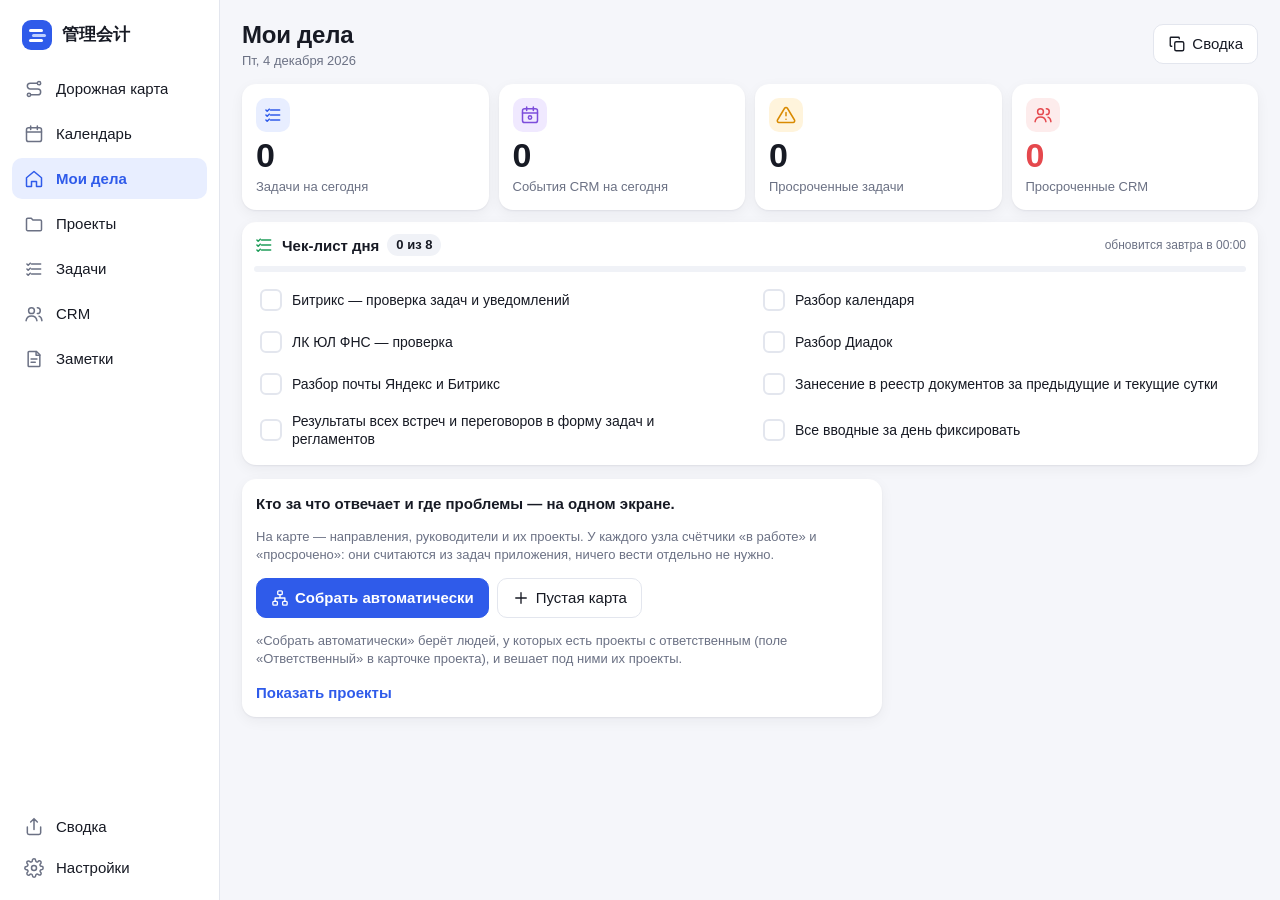
<file: app/src/main/assets/index.html>
<!doctype html>
<html lang="ru">
<head>
  <meta charset="utf-8">
  <meta name="viewport" content="width=device-width, initial-scale=1, viewport-fit=cover">
  <title>管理会计</title>
  <link rel="stylesheet" href="styles.css">
</head>
<body>
  <div id="app" class="app">
    <nav id="nav" class="nav"></nav>
    <main id="main" class="main"></main>
    <aside id="sheet" class="sheet" hidden></aside>
  </div>
  <div id="modal" class="modal" hidden></div>
  <div id="toast" class="toast" hidden></div>
  <script src="checklist.js"></script>
  <script src="bitrix.js"></script>
  <script src="schema.js"></script>
  <script src="respmap.js"></script>
  <script src="crmsort.js"></script>
  <script src="taskdates.js"></script>
  <script src="roadmap.js"></script>
  <script src="editor.js"></script>
  <script src="app.js"></script>
  <script src="mapui.js"></script>
  <script src="roadmapui.js"></script>
  <script src="checklistui.js"></script>
  <script src="phonefiles.js"></script>
  <script src="import.js"></script>
  <script src="bitrixui.js"></script>
  <script src="webaccess.js"></script>
</body>
</html>
</file>
<file: app/src/main/assets/styles.css>
:root {
  --bg: #f5f6fa;
  --panel: #ffffff;
  --panel-2: #f0f2f7;
  --line: #e3e6ee;
  --text: #171a24;
  --muted: #6b7184;
  --accent: #2f5bea;
  --accent-soft: #e8eeff;
  --danger: #e5484d;
  --danger-soft: #fdecec;
  --warn: #d98a00;
  --warn-soft: #fff4dc;
  --ok: #1f9d5a;
  --ok-soft: #e3f6ec;
  --violet: #7c4ddb;
  --violet-soft: #f0e9ff;
  --pink: #d6409f;
  --weekend: rgba(120, 130, 160, .07);
  --radius: 14px;
  --shadow: 0 1px 2px rgba(20, 24, 40, .06), 0 4px 14px rgba(20, 24, 40, .05);
  --nav-h: 64px;
  --safe-b: env(safe-area-inset-bottom, 0px);
  --safe-t: env(safe-area-inset-top, 0px);
}

@media (prefers-color-scheme: dark) {
  :root {
    --bg: #12141b;
    --panel: #1b1e28;
    --panel-2: #232735;
    --line: #2d3242;
    --text: #eef0f6;
    --muted: #9aa1b5;
    --accent: #6d8dff;
    --accent-soft: #232c4d;
    --danger: #ff6b6f;
    --danger-soft: #3a1f24;
    --warn: #f0b347;
    --warn-soft: #3a2f18;
    --ok: #4bc985;
    --ok-soft: #173326;
    --violet: #a785ff;
    --violet-soft: #2c2445;
    --pink: #f06cbd;
    --weekend: rgba(255, 255, 255, .03);
    --shadow: 0 1px 2px rgba(0, 0, 0, .3);
  }
}

* { box-sizing: border-box; -webkit-tap-highlight-color: transparent; }
html, body { margin: 0; height: 100%; background: var(--bg); color: var(--text); }
body {
  font: 15px/1.4 -apple-system, "HarmonyOS Sans", "Roboto", "Segoe UI", sans-serif;
  overflow: hidden;
}
button, input, select, textarea { font: inherit; color: inherit; }
button { cursor: pointer; }
[hidden] { display: none !important; }

/* ---------- Каркас ---------- */
.app {
  display: grid;
  height: 100vh;
  height: 100dvh;
  grid-template-columns: 1fr;
  grid-template-rows: 1fr auto;
  grid-template-areas: "main" "nav";
}
.main {
  grid-area: main;
  overflow-y: auto;
  overflow-x: hidden;
  padding: calc(12px + var(--safe-t)) 14px 24px;
  min-width: 0;
}
.nav {
  grid-area: nav;
  display: flex;
  background: var(--panel);
  border-top: 1px solid var(--line);
  padding-bottom: var(--safe-b);
}
.nav .brand, .nav .nav-foot { display: none; }
.nav-items { display: flex; flex: 1; }
.nav button {
  flex: 1;
  border: 0;
  background: none;
  padding: 8px 2px 6px;
  display: flex;
  flex-direction: column;
  align-items: center;
  gap: 2px;
  color: var(--muted);
  font-size: 11px;
  position: relative;
}
.nav button svg { width: 24px; height: 24px; }
.nav-items button { min-width: 0; }
.nav-items button span { max-width: 100%; white-space: nowrap; overflow: hidden; text-overflow: ellipsis; }
@media (max-width: 430px) { .nav-items button { font-size: 10px; padding-left: 0; padding-right: 0; } }
/* Узкий экран: все разделы в два ряда по 4 (нечётный остаток — слева, той же ширины) */
@media (max-width: 599px) {
  .nav-items.two-rows { display: grid; grid-template-columns: repeat(4, minmax(0, 1fr)); }
  .nav-items.two-rows button { padding: 6px 2px 5px; }
  .nav-items.two-rows button svg { width: 22px; height: 22px; }
  .nav-items.two-rows button + button { border: 0; }
  .main { padding-bottom: 88px; } /* последний элемент списка не прячется под плавающую кнопку «+» */
}
.nav button.active { color: var(--accent); }
.nav .badge {
  position: absolute; top: 4px; left: 50%; margin-left: 6px;
  background: var(--danger); color: #fff; border-radius: 9px; min-width: 17px; height: 17px;
  font-size: 10px; line-height: 17px; padding: 0 4px; font-weight: 700;
}
.nav .only-wide { display: none; }

/* Шторка с деталями: на узком экране — во весь экран */
.sheet {
  position: fixed;
  inset: 0;
  z-index: 20;
  background: var(--bg);
  overflow-y: auto;
  padding: calc(10px + var(--safe-t)) 14px calc(24px + var(--safe-b));
  animation: slideIn .18s ease-out;
}
@keyframes slideIn { from { transform: translateX(24px); } to { transform: none; } }

/* Mate XT: двойной экран (≈ 7.9") */
@media (min-width: 600px) {
  .app {
    grid-template-columns: 84px 1fr;
    grid-template-rows: 1fr;
    grid-template-areas: "nav main";
  }
  .nav {
    flex-direction: column;
    border-top: 0;
    border-right: 1px solid var(--line);
    padding: calc(10px + var(--safe-t)) 0 10px;
  }
  .nav-items { flex-direction: column; flex: 0; gap: 4px; }
  .nav button { flex: 0; padding: 10px 2px; font-size: 11px; }
  .nav .only-wide { display: flex; }
  .nav .nav-foot { display: flex; flex-direction: column; margin-top: auto; }
  .main { padding: calc(18px + var(--safe-t)) 22px 28px; }
}

/* Mate XT: тройной экран (≈ 10.2") и планшеты */
@media (min-width: 980px) {
  .app { grid-template-columns: 220px 1fr; }
  .app.with-sheet { grid-template-columns: 220px 1fr minmax(380px, 34%); grid-template-areas: "nav main sheet"; }
  .nav { padding: calc(16px + var(--safe-t)) 12px 12px; }
  .nav .brand {
    display: flex; align-items: center; gap: 10px; font-weight: 700; font-size: 17px; padding: 4px 10px 18px;
  }
  .nav .brand i { width: 30px; height: 30px; border-radius: 9px; background: var(--accent); display: inline-block; position: relative; }
  .nav .brand i::after { content: ""; position: absolute; left: 7px; right: 9px; top: 9px; height: 3px; background: #fff; border-radius: 2px; box-shadow: 3px 5px 0 #bfd0ff, 0 10px 0 #fff; }
  .nav button {
    flex-direction: row; justify-content: flex-start; gap: 12px; padding: 10px 12px; border-radius: 10px;
    font-size: 15px; color: var(--text);
  }
  .nav button svg { width: 20px; height: 20px; color: var(--muted); }
  .nav button.active { background: var(--accent-soft); color: var(--accent); font-weight: 600; }
  .nav button.active svg { color: var(--accent); }
  .nav .badge { position: static; margin-left: auto; }
  .sheet {
    position: static;
    grid-area: sheet;
    border-left: 1px solid var(--line);
    background: var(--panel);
    animation: none;
    padding: calc(18px + var(--safe-t)) 20px 28px;
  }
  .sheet .sheet-close-narrow { display: none; }
}

/* ---------- Общие элементы ---------- */
.head { display: flex; align-items: center; gap: 10px; margin-bottom: 14px; flex-wrap: wrap; }
.head h1 { font-size: 24px; margin: 0; flex: 1; min-width: 120px; letter-spacing: -.01em; }
.head h2 { font-size: 20px; margin: 0; flex: 1; min-width: 0; overflow-wrap: anywhere; }
.sub { color: var(--muted); font-size: 13px; }
.muted { color: var(--muted); }
.small { font-size: 13px; }
.row { display: flex; align-items: center; gap: 8px; flex-wrap: wrap; }
.grow { flex: 1; min-width: 0; }
.right { margin-left: auto; }
.mt { margin-top: 14px; }
.mt2 { margin-top: 24px; }
.ellipsis { overflow: hidden; text-overflow: ellipsis; white-space: nowrap; }

.btn {
  border: 1px solid var(--line); background: var(--panel); border-radius: 10px; padding: 8px 14px;
  display: inline-flex; align-items: center; gap: 6px; min-height: 40px; white-space: nowrap;
}
.btn.primary { background: var(--accent); border-color: var(--accent); color: #fff; font-weight: 600; }
.btn.danger { color: var(--danger); }
.btn.ghost { border-color: transparent; background: transparent; }
.btn.sm { min-height: 32px; padding: 4px 10px; font-size: 13px; border-radius: 8px; }
.btn svg { width: 18px; height: 18px; }
.icon-btn { border: 0; background: transparent; width: 40px; height: 40px; border-radius: 10px; display: inline-grid; place-items: center; color: var(--muted); }
.icon-btn svg { width: 22px; height: 22px; }
.icon-btn:active, .btn:active { transform: scale(.97); }

.seg { display: inline-flex; background: var(--panel-2); border-radius: 10px; padding: 3px; gap: 2px; flex-wrap: wrap; }
.seg button { border: 0; background: transparent; padding: 6px 12px; border-radius: 8px; font-size: 14px; color: var(--muted); }
.seg button.on { background: var(--panel); color: var(--text); font-weight: 600; box-shadow: var(--shadow); }

.card { background: var(--panel); border-radius: var(--radius); box-shadow: var(--shadow); padding: 14px; }
.card + .card { margin-top: 10px; }
.card h3 { margin: 0 0 8px; font-size: 15px; }
.section-title { font-size: 13px; font-weight: 700; text-transform: uppercase; letter-spacing: .04em; color: var(--muted); margin: 22px 0 8px; display: flex; align-items: center; gap: 8px; }
.section-title .btn { text-transform: none; letter-spacing: 0; }

.chip { display: inline-flex; align-items: center; gap: 4px; padding: 2px 8px; border-radius: 999px; font-size: 12px; background: var(--panel-2); color: var(--muted); max-width: 100%; white-space: nowrap; overflow: hidden; text-overflow: ellipsis; border: 0; }
.chip.red { background: var(--danger-soft); color: var(--danger); }
.chip.amber { background: var(--warn-soft); color: var(--warn); }
.chip.green { background: var(--ok-soft); color: var(--ok); }
.chip.blue { background: var(--accent-soft); color: var(--accent); }
.chip.violet { background: var(--violet-soft); color: var(--violet); }
.chip svg { width: 12px; height: 12px; }
.dot { width: 8px; height: 8px; border-radius: 50%; display: inline-block; background: var(--muted); flex: none; }

.list { background: var(--panel); border-radius: var(--radius); box-shadow: var(--shadow); overflow: hidden; }
.item { display: flex; align-items: center; gap: 12px; padding: 12px 14px; border-bottom: 1px solid var(--line); cursor: pointer; min-height: 56px; }
.item:last-child { border-bottom: 0; }
.item:active { background: var(--panel-2); }
.item .t { font-weight: 600; overflow-wrap: anywhere; }
.item .s { font-size: 13px; color: var(--muted); margin-top: 2px; display: flex; gap: 6px; flex-wrap: wrap; align-items: center; }
.item.done .t { text-decoration: line-through; color: var(--muted); }
.avatar { width: 40px; height: 40px; border-radius: 50%; display: grid; place-items: center; font-weight: 700; color: #fff; flex: none; font-size: 15px; }
.check { width: 24px; height: 24px; border-radius: 7px; border: 2px solid var(--line); background: var(--panel); flex: none; display: grid; place-items: center; padding: 0; }
.check.on { background: var(--ok); border-color: var(--ok); color: #fff; }
.check svg { width: 16px; height: 16px; }
.empty { padding: 26px 14px; text-align: center; color: var(--muted); font-size: 14px; }

.search { width: 100%; border: 1px solid var(--line); background: var(--panel); border-radius: 12px; padding: 10px 14px; min-height: 44px; }

/* ---------- Главная ---------- */
.stats { display: grid; grid-template-columns: repeat(2, minmax(0, 1fr)); gap: 10px; }
@media (min-width: 760px) { .stats { grid-template-columns: repeat(4, minmax(0, 1fr)); } }
.stat { background: var(--panel); border-radius: var(--radius); box-shadow: var(--shadow); padding: 14px; text-align: left; border: 0; display: flex; flex-direction: column; gap: 6px; min-height: 112px; }
.stat .n { font-size: 34px; font-weight: 750; line-height: 1; letter-spacing: -.02em; }
.stat .l { font-size: 13px; color: var(--muted); }
.stat .ic { width: 34px; height: 34px; border-radius: 10px; display: grid; place-items: center; }
.stat .ic svg { width: 20px; height: 20px; }
.stat.red .ic { background: var(--danger-soft); color: var(--danger); }
.stat.red .n { color: var(--danger); }
.stat.amber .ic { background: var(--warn-soft); color: var(--warn); }
.stat.blue .ic { background: var(--accent-soft); color: var(--accent); }
.stat.violet .ic { background: var(--violet-soft); color: var(--violet); }
.home-cols { display: grid; gap: 0 18px; grid-template-columns: 1fr; }
@media (min-width: 900px) { .home-cols { grid-template-columns: 1fr 1fr; } }

/* ---------- Канбан ---------- */
.board { display: flex; gap: 12px; overflow-x: auto; padding-bottom: 10px; scroll-snap-type: x mandatory; align-items: flex-start; }
.col { flex: 0 0 86%; max-width: 340px; background: var(--panel-2); border-radius: var(--radius); padding: 10px; scroll-snap-align: start; }
@media (min-width: 600px) { .col { flex-basis: 280px; } }
.col-h { display: flex; align-items: center; gap: 8px; padding: 2px 4px 10px; font-weight: 700; }
.col-h .cnt { color: var(--muted); font-weight: 500; font-size: 13px; }
.kcard { background: var(--panel); border-radius: 12px; padding: 10px 12px; box-shadow: var(--shadow); margin-bottom: 8px; cursor: pointer; border-left: 4px solid transparent; }
.kcard .t { font-weight: 600; margin-bottom: 6px; overflow-wrap: anywhere; }
.kcard .m { display: flex; gap: 5px; flex-wrap: wrap; align-items: center; }
.kcard.done { opacity: .6; }
.kcard.done .t { text-decoration: line-through; }
.kcard.overdue { border-left-color: var(--danger); }
.kcard.today { border-left-color: var(--warn); }

/* ---------- Гант ---------- */
.gantt { background: var(--panel); border-radius: var(--radius); box-shadow: var(--shadow); overflow: hidden; display: grid; grid-template-columns: minmax(120px, 38%) 1fr; }
@media (min-width: 760px) { .gantt { grid-template-columns: 260px 1fr; } }
.g-left { border-right: 1px solid var(--line); min-width: 0; }
.g-right { overflow-x: auto; position: relative; }
.g-row { height: 40px; display: flex; align-items: center; border-bottom: 1px solid var(--line); padding: 0 10px; gap: 6px; font-size: 14px; min-width: 0; }
.g-row.sub { padding-left: 24px; }
.g-row .t { overflow: hidden; text-overflow: ellipsis; white-space: nowrap; flex: 1; cursor: pointer; }
.g-head { height: 46px; display: flex; align-items: flex-end; border-bottom: 1px solid var(--line); font-size: 11px; color: var(--muted); background: var(--panel); position: sticky; top: 0; }
.g-head .lab { padding: 0 10px 6px; font-weight: 700; font-size: 12px; }
.g-days { display: flex; }
.g-day { flex: none; text-align: center; border-left: 1px solid var(--line); padding-bottom: 4px; line-height: 1.15; }
.g-day.we { background: var(--weekend); }
.g-day.td { color: var(--accent); font-weight: 700; }
.g-grid { position: relative; }
.g-line { height: 40px; border-bottom: 1px solid var(--line); position: relative; }
.g-bar { position: absolute; top: 8px; height: 24px; border-radius: 7px; background: var(--accent); color: #fff; font-size: 12px; line-height: 24px; padding: 0 8px; white-space: nowrap; overflow: hidden; text-overflow: ellipsis; cursor: pointer; min-width: 10px; }
.g-bar.done { background: var(--ok); opacity: .7; }
.g-bar.overdue { background: var(--danger); }
.g-bar.milestone { width: 18px !important; padding: 0; transform: rotate(45deg) scale(.75); border-radius: 4px; }
.g-today { position: absolute; top: 0; bottom: 0; width: 2px; background: var(--danger); opacity: .55; pointer-events: none; z-index: 1; }
.g-bg { position: absolute; inset: 0; display: flex; pointer-events: none; }
.g-bg div { flex: none; border-left: 1px solid var(--line); }
.g-bg div.we { background: var(--weekend); }

/* ---------- Связи ---------- */
.links-wrap { position: relative; overflow-x: auto; padding-bottom: 10px; }
.links { display: flex; gap: 28px; align-items: flex-start; position: relative; z-index: 1; padding: 4px; }
.lcol { flex: 0 0 240px; }
.lcol-h { font-weight: 700; padding: 0 2px 10px; display: flex; gap: 6px; align-items: center; }
.lgroup { background: var(--panel-2); border-radius: 12px; padding: 10px; margin-bottom: 14px; }
.lnode { background: var(--panel); border: 1px solid var(--line); border-radius: 10px; padding: 8px 10px; margin-bottom: 18px; cursor: pointer; position: relative; box-shadow: var(--shadow); }
.lnode:last-child { margin-bottom: 0; }
.lnode .t { font-weight: 600; font-size: 14px; overflow-wrap: anywhere; }
.lnode .m { font-size: 12px; color: var(--muted); display: flex; gap: 5px; flex-wrap: wrap; margin-top: 4px; }
.lnode.parent { border: 2px solid var(--accent); }
.lnode.sub { margin-left: 14px; }
.lnode.done { opacity: .6; }
.lnode.hl { outline: 3px solid var(--warn); }
.links-svg { position: absolute; left: 0; top: 0; pointer-events: none; z-index: 2; overflow: visible; }
.legend { display: flex; gap: 14px; flex-wrap: wrap; font-size: 12px; color: var(--muted); margin: 6px 0 12px; }
.legend i { display: inline-block; width: 22px; height: 0; border-top: 2px solid var(--accent); vertical-align: middle; margin-right: 5px; }
.legend i.dash { border-top: 2px dashed var(--violet); }

/* ---------- Календарь ---------- */
.cal { background: var(--panel); border-radius: var(--radius); box-shadow: var(--shadow); padding: 10px; }
.cal-grid { display: grid; grid-template-columns: repeat(7, minmax(0, 1fr)); gap: 2px; }
.cal-wd { text-align: center; font-size: 12px; color: var(--muted); padding: 4px 0; }
.cal-d { min-height: 46px; border: 0; background: transparent; border-radius: 10px; display: flex; flex-direction: column; align-items: center; padding: 4px 0; gap: 3px; font-size: 14px; }
.cal-d.out { color: var(--muted); opacity: .5; }
.cal-d.td > span:first-child { background: var(--accent); color: #fff; border-radius: 50%; width: 26px; height: 26px; display: grid; place-items: center; font-weight: 700; }
.cal-d.sel { background: var(--accent-soft); }
.cal-d .dots { display: flex; gap: 2px; }
.cal-d .dots i { width: 5px; height: 5px; border-radius: 50%; background: var(--accent); }
.cal-d .dots i.imp { background: var(--danger); }
.cal-d .dots i.dev { background: var(--muted); }
.cal-d .dots i.task { background: var(--warn); }
@media (min-width: 980px) { .cal-d { min-height: 64px; } }
.cal-layout { display: grid; gap: 14px; grid-template-columns: 1fr; }
@media (min-width: 900px) { .cal-layout { grid-template-columns: minmax(0, 1.2fr) minmax(0, 1fr); } }
.ev-time { width: 54px; flex: none; font-size: 13px; color: var(--muted); text-align: right; }
.ev-bar { width: 4px; align-self: stretch; border-radius: 2px; background: var(--accent); flex: none; }
.ev-bar.imp { background: var(--danger); }
.ev-bar.dev { background: var(--muted); }
.ev-bar.task { background: var(--warn); }

/* ---------- Формы ---------- */
.form { display: grid; gap: 12px; }
.field label { display: block; font-size: 13px; color: var(--muted); margin-bottom: 4px; }
.field input, .field select, .field textarea {
  width: 100%; border: 1px solid var(--line); background: var(--panel); border-radius: 10px; padding: 10px 12px; min-height: 44px;
}
.field textarea { min-height: 90px; resize: vertical; }
.field-row { display: grid; grid-template-columns: 1fr 1fr; gap: 10px; }
.toggle { display: flex; align-items: center; gap: 10px; padding: 10px 12px; background: var(--panel); border: 1px solid var(--line); border-radius: 10px; cursor: pointer; }
.toggle input { width: 22px; height: 22px; flex: none; margin: 0; accent-color: var(--accent); }
.toggle .grow small { display: block; color: var(--muted); font-size: 12px; }
.picker { display: flex; flex-wrap: wrap; gap: 6px; }
.picker .chip { cursor: pointer; padding: 5px 10px; font-size: 13px; }
.form-actions { display: flex; gap: 8px; flex-wrap: wrap; margin-top: 6px; }

.kv { display: grid; grid-template-columns: auto 1fr; gap: 6px 14px; font-size: 14px; }
.kv dt { color: var(--muted); }
.kv dd { margin: 0; overflow-wrap: anywhere; }
.kv a { color: var(--accent); text-decoration: none; }
.desc { white-space: pre-wrap; overflow-wrap: anywhere; }

/* ---------- Модальные окна и уведомления ---------- */
.modal { position: fixed; inset: 0; z-index: 40; background: rgba(10, 12, 20, .45); display: flex; align-items: flex-end; justify-content: center; }
.modal-box { background: var(--panel); width: 100%; max-width: 560px; max-height: 88vh; overflow-y: auto; border-radius: 18px 18px 0 0; padding: 18px 16px calc(18px + var(--safe-b)); }
@media (min-width: 600px) { .modal { align-items: center; } .modal-box { border-radius: 18px; } }
.modal-box h3 { margin: 0 0 12px; }
.toast { position: fixed; left: 50%; bottom: calc(var(--nav-h, 64px) + 20px); transform: translateX(-50%); background: #222634; color: #fff; padding: 10px 16px; border-radius: 12px; z-index: 50; font-size: 14px; max-width: 90vw; box-shadow: 0 8px 24px rgba(0, 0, 0, .25); }
.fab { position: fixed; right: 18px; bottom: calc(var(--nav-h, 64px) + 16px); width: 56px; height: 56px; border-radius: 18px; border: 0; background: var(--accent); color: #fff; box-shadow: 0 6px 18px rgba(47, 91, 234, .4); display: grid; place-items: center; z-index: 10; }
.fab svg { width: 26px; height: 26px; }
@media (min-width: 600px) { .fab { display: none; } }
.only-narrow { }
@media (min-width: 600px) { .only-narrow { display: none !important; } }
.only-wide-inline { display: none !important; }
@media (min-width: 600px) { .only-wide-inline { display: inline-flex !important; } }

pre.summary { white-space: pre-wrap; background: var(--panel-2); border-radius: 12px; padding: 14px; font: 13px/1.45 ui-monospace, "Roboto Mono", monospace; margin: 0; overflow-wrap: anywhere; }
.perm { display: flex; align-items: center; gap: 10px; padding: 10px 0; border-bottom: 1px solid var(--line); }
.perm:last-child { border-bottom: 0; }
.perm .ok { color: var(--ok); font-weight: 600; font-size: 13px; }
.perm .no { color: var(--danger); font-weight: 600; font-size: 13px; }
.screen-mode { font-size: 12px; color: var(--muted); }
.g-row svg, .kcard .small svg, .item .s svg, .lcol-h svg { width: 14px; height: 14px; flex: none; vertical-align: -2px; }

/* ---------- Фото контакта, выбор нескольких значений ---------- */
.avatar { position: relative; overflow: hidden; }
.avatar img { position: absolute; inset: 0; width: 100%; height: 100%; object-fit: cover; z-index: 1; background: var(--panel-2); }
.msel { position: relative; }
.msel-btn { width: 100%; min-height: 44px; display: flex; flex-wrap: wrap; gap: 4px; align-items: center; text-align: left; border: 1px solid var(--line); background: var(--panel); border-radius: 10px; padding: 7px 34px 7px 10px; cursor: pointer; position: relative; }
.msel-caret { position: absolute; right: 12px; top: 50%; transform: translateY(-50%); color: var(--muted); }
.msel-pop { position: absolute; left: 0; right: 0; top: calc(100% + 4px); z-index: 30; background: var(--panel); border: 1px solid var(--line); border-radius: 12px; box-shadow: 0 10px 30px rgba(0,0,0,.18); max-height: 320px; overflow-y: auto; padding: 6px; }
.msel-opt { display: flex; align-items: center; gap: 10px; padding: 9px 8px; border-radius: 8px; cursor: pointer; }
.msel-opt:hover { background: var(--panel-2); }
.msel-opt input { width: 20px; height: 20px; accent-color: var(--accent); flex: none; }
.msel-add { display: flex; gap: 6px; padding: 6px 4px 2px; border-top: 1px solid var(--line); margin-top: 4px; }
.msel-add input { flex: 1; min-width: 0; min-height: 36px; padding: 6px 10px; border: 1px solid var(--line); border-radius: 8px; background: var(--panel); }
.crm-sel { display: grid; grid-template-columns: 1fr 1fr 1fr; gap: 8px; }
@media (max-width: 520px) { .crm-sel { grid-template-columns: 1fr 1fr; } .crm-sel select:last-child { grid-column: 1 / -1; } }
.crm-gt { margin: 16px 0 6px; }
.crm-gt:first-of-type { margin-top: 4px; }
.crm-g-overdue { color: var(--danger); } .crm-g-today { color: var(--ok); } .crm-g-tomorrow { color: var(--warn); }
.crm-sel select { width: 100%; min-height: 40px; border: 1px solid var(--line); background: var(--panel); border-radius: 10px; padding: 6px 10px; }
.field .msel-opt { display: flex; margin: 0; font-size: 15px; color: var(--text, inherit); }
.field .msel-opt input { min-height: 0; width: 20px; height: 20px; padding: 0; }
.field .msel-add input { min-height: 36px; padding: 6px 10px; }

/* ---------- 1.4: дни рождения ---------- */
.cal-d .dots i.bd { background: var(--pink); }
.ev-bar.bd { background: var(--pink); }
.ev-time svg { width: 20px; height: 20px; color: var(--pink); }

/* ---------- Проекты: дашборд и карточки ---------- */
.pgrid { display: grid; grid-template-columns: minmax(0, 1fr); gap: 12px; }
@media (min-width: 600px) { .pgrid { grid-template-columns: repeat(2, minmax(0, 1fr)); } }
@media (min-width: 1280px) { .pgrid { grid-template-columns: repeat(3, minmax(0, 1fr)); } }
.pcard { --pc: var(--accent); background: var(--panel); border-radius: var(--radius); box-shadow: var(--shadow); padding: 16px 16px 14px 20px; position: relative; cursor: pointer; display: flex; flex-direction: column; gap: 10px; overflow: hidden; }
.pcard::before { content: ""; position: absolute; left: 0; top: 0; bottom: 0; width: 6px; background: var(--pc); }
.pcard:active { transform: scale(.995); }
.pcard.archived { opacity: .7; }
.pc-h { display: flex; align-items: center; gap: 8px; }
.pc-name { font-size: 19px; font-weight: 700; letter-spacing: -.01em; flex: 1; min-width: 0; overflow: hidden; text-overflow: ellipsis; white-space: nowrap; }
.pc-cats { display: grid; grid-template-columns: 1fr 1fr; gap: 8px; }
.pc-cat { border-radius: 12px; padding: 10px 12px; background: var(--panel-2); display: flex; flex-direction: column; gap: 3px; }
.pc-cat .l { font-size: 12px; color: var(--muted); font-weight: 600; text-transform: uppercase; letter-spacing: .03em; }
.pc-cat .v { font-size: 14px; color: var(--muted); }
.pc-cat .v b { font-size: 22px; font-weight: 750; color: var(--text); }
.pc-cat.todo.hot { background: var(--accent-soft); }
.pc-cat.todo.hot .l, .pc-cat.todo.hot .v b { color: var(--accent); }
.pc-cat.od.hot { background: var(--danger-soft); }
.pc-cat.od.hot .l, .pc-cat.od.hot .v b { color: var(--danger); }
.pc-prog { --pc: var(--accent); height: 6px; border-radius: 3px; background: var(--panel-2); overflow: hidden; }
.pc-prog i { display: block; height: 100%; background: var(--pc); border-radius: 3px; }
.pcard .pc-prog { background: var(--line); }
.swatch { cursor: pointer; }
.swatch input { position: absolute; opacity: 0; pointer-events: none; }
.swatch i { display: block; width: 32px; height: 32px; border-radius: 50%; border: 3px solid transparent; box-shadow: 0 0 0 1px var(--line); }
.swatch input:checked + i { border-color: var(--panel); box-shadow: 0 0 0 2px var(--text); }
details > summary { list-style: none; }
details > summary::-webkit-details-marker { display: none; }

/* ---------- Фильтры задач ---------- */
.tf-bar { display: flex; gap: 6px; overflow-x: auto; padding-bottom: 4px; margin: -4px 0 12px; scrollbar-width: none; }
.tf-bar::-webkit-scrollbar { display: none; }
.tf-bar select.tf { flex: none; max-width: 190px; min-height: 34px; border: 1px solid var(--line); background: var(--panel); border-radius: 999px; padding: 4px 10px; font-size: 13px; color: var(--muted); }
.tf-bar select.tf.on { border-color: var(--accent); background: var(--accent-soft); color: var(--accent); font-weight: 600; }
.tf-bar .btn { flex: none; }

/* ---------- «Связаться»: сегодня / +1 д / дата ---------- */
.cbtn.on.green { background: var(--ok-soft); color: var(--ok); border-color: var(--ok); }
.cbtn.on.amber { background: var(--warn-soft); color: var(--warn); border-color: var(--warn); }
.cbtn.on.blue { background: var(--accent-soft); color: var(--accent); border-color: var(--accent); }
.chip.green svg, .chip.amber svg, .chip.blue svg, .chip.red svg { opacity: .9; }

/* ---------- Редактор заметок ---------- */
.rte-wrap { border: 1px solid var(--line); border-radius: 12px; background: var(--panel); }
.rte-bar { display: flex; flex-wrap: wrap; gap: 2px; padding: 6px; border-bottom: 1px solid var(--line); position: sticky; top: 0; background: var(--panel); border-radius: 12px 12px 0 0; z-index: 2; }
.rte-btn { width: 38px; height: 36px; border: 0; background: transparent; border-radius: 8px; display: grid; place-items: center; color: var(--text); cursor: pointer; font-size: 15px; }
.rte-btn svg { width: 18px; height: 18px; }
.rte-btn:hover { background: var(--panel-2); }
.rte-btn.on { background: var(--accent-soft); color: var(--accent); }
.rte-sep { width: 1px; background: var(--line); margin: 6px 3px; }
.rte { min-height: 220px; padding: 12px 14px; outline: none; font-size: 15px; line-height: 1.5; overflow-wrap: anywhere; }
.rte:empty::before { content: attr(data-placeholder); color: var(--muted); }
.rte p { margin: 0 0 6px; }
.rte h1 { font-size: 22px; margin: 10px 0 6px; line-height: 1.25; }
.rte h2 { font-size: 18px; margin: 8px 0 4px; line-height: 1.3; }
.rte ul, .rte ol { margin: 4px 0 8px; padding-left: 26px; }
.rte li { margin: 2px 0; }
.rte ol[type="a"] { list-style-type: lower-alpha; }
.rte ul.checklist { list-style: none; padding-left: 4px; }
.rte ul.checklist > li { position: relative; padding-left: 30px; min-height: 24px; }
.rte ul.checklist > li::before { content: ""; position: absolute; left: 2px; top: 2px; width: 18px; height: 18px; border: 2px solid var(--muted); border-radius: 5px; box-sizing: border-box; cursor: pointer; }
.rte ul.checklist > li[data-checked="true"]::before { background: var(--ok) url("data:image/svg+xml,%3Csvg xmlns='http://www.w3.org/2000/svg' viewBox='0 0 24 24' fill='none' stroke='white' stroke-width='3.5' stroke-linecap='round' stroke-linejoin='round'%3E%3Cpath d='M20 6 9 17l-5-5'/%3E%3C/svg%3E") center/13px no-repeat; border-color: var(--ok); }
.rte ul.checklist > li[data-checked="true"] { color: var(--muted); text-decoration: line-through; }

/* ---------- 1.5: поиск с крестиком, категории проектов ---------- */
.search-wrap { position: relative; min-width: 0; }
.search-wrap .search { padding-right: 40px; }
.search-x { position: absolute; right: 6px; top: 50%; transform: translateY(-50%); width: 32px; height: 32px; border: 0; border-radius: 50%; background: var(--panel-2); color: var(--muted); display: grid; place-items: center; cursor: pointer; }
.search-x svg { width: 16px; height: 16px; }
.search-x:active { background: var(--line); }
.pgroups { display: flex; flex-direction: column; gap: 4px; }
.pgroups .pgrid { margin-bottom: 6px; }
.pcat-title { margin-top: 10px; }
select.tf { flex: none; max-width: 230px; min-height: 34px; border: 1px solid var(--line); background: var(--panel); border-radius: 999px; padding: 4px 10px; font-size: 13px; color: var(--muted); }
select.tf.on { border-color: var(--accent); background: var(--accent-soft); color: var(--accent); font-weight: 600; }
.ptools-sel { display: flex; gap: 8px; width: 100%; }
.ptools-sel select.tf { flex: 1 1 0; min-width: 0; max-width: none; }

/* ---------- Календарь: виды день / неделя / месяц / год ---------- */
.cal-top { display: flex; flex-wrap: wrap; gap: 8px 12px; align-items: center; margin-bottom: 10px; }
.cal-nav { flex: 1; min-width: 260px; gap: 4px; }
.cal-title { text-align: center; font-size: 16px; white-space: nowrap; overflow: hidden; text-overflow: ellipsis; }
.cal-d.wide { align-items: stretch; padding: 4px; min-height: 92px; text-align: left; }
.cal-d.wide > span:first-child { align-self: flex-start; margin-left: 2px; }
.cal-d.wide.td > span:first-child { width: 24px; height: 24px; }
.mg-items { display: flex; flex-direction: column; gap: 2px; min-width: 0; }
.mg-it { font-style: normal; font-size: 11px; line-height: 1.3; padding: 1px 4px; border-radius: 4px; background: var(--accent-soft); color: var(--accent); white-space: nowrap; overflow: hidden; text-overflow: ellipsis; }
.mg-it.imp, .mg-it.od { background: var(--danger-soft); color: var(--danger); }
.mg-it.task { background: var(--warn-soft); color: var(--warn); }
.mg-it.bd { background: #fbe4f2; color: var(--pink); }
.mg-it.dev { background: var(--panel-2); color: var(--muted); }
.mg-more { font-style: normal; font-size: 11px; color: var(--muted); padding-left: 4px; }
/* сетка по часам */
.tg { --gut: 44px; }
.tg-head, .tg-allday { display: flex; border-bottom: 1px solid var(--line); }
.tg-gut { width: var(--gut); flex: none; position: relative; }
.tg-dh { flex: 1 1 0; min-width: 0; border: 0; background: transparent; display: flex; flex-direction: column; align-items: center; padding: 4px 0 6px; gap: 2px; cursor: pointer; }
.tg-dh span { font-size: 11px; color: var(--muted); }
.tg-dh b { font-size: 17px; width: 30px; height: 30px; border-radius: 50%; display: grid; place-items: center; }
.tg-dh.we b { color: var(--muted); }
.tg-dh.td b { background: var(--accent); color: #fff; }
.tg-allday { padding: 4px 0; }
.tg-allday .tg-gut { font-size: 10px; line-height: 1.1; text-align: right; padding-right: 6px; }
.tg-adcol { flex: 1 1 0; min-width: 0; display: flex; flex-direction: column; gap: 2px; padding: 0 1px; }
.tg-chip { font-size: 11px; line-height: 1.35; padding: 1px 5px; border-radius: 5px; background: var(--accent-soft); color: var(--accent); white-space: nowrap; overflow: hidden; text-overflow: ellipsis; cursor: pointer; }
.tg-chip.imp, .tg-chip.od { background: var(--danger-soft); color: var(--danger); }
.tg-chip.task { background: var(--warn-soft); color: var(--warn); }
.tg-chip.bd { background: #fbe4f2; color: var(--pink); }
.tg-chip.dev { background: var(--panel-2); color: var(--muted); }
.tg-scroll { max-height: calc(100vh - 290px); min-height: 320px; overflow-y: auto; position: relative; }
.tg-body { display: flex; position: relative; }
.tg-h { position: absolute; right: 6px; transform: translateY(-50%); font-size: 10px; color: var(--muted); }
.tg-cols { flex: 1; display: flex; position: relative; background-image: repeating-linear-gradient(to bottom, var(--line) 0, var(--line) 1px, transparent 1px, transparent 48px); }
.tg-col { flex: 1 1 0; min-width: 0; position: relative; border-left: 1px solid var(--line); }
.tg-col.td { background: rgba(47, 91, 234, .04); }
.tg-slot { position: absolute; left: 0; right: 0; height: 48px; cursor: pointer; }
.tg-slot:active { background: var(--accent-soft); }
.tg-ev { position: absolute; border-radius: 6px; padding: 2px 5px; font-size: 11px; line-height: 1.25; overflow: hidden; cursor: pointer; background: var(--accent-soft); color: var(--accent); border-left: 3px solid var(--accent); z-index: 1; display: flex; flex-direction: column; }
.tg-ev b { font-weight: 600; overflow: hidden; text-overflow: ellipsis; }
.tg-ev span { opacity: .8; }
.tg-ev.imp { background: var(--danger-soft); color: var(--danger); border-color: var(--danger); }
.tg-ev.task { background: var(--warn-soft); color: var(--warn); border-color: var(--warn); }
.tg-ev.dev { background: var(--panel-2); color: var(--text); border-color: var(--muted); }
.tg.day .tg-ev { font-size: 13px; padding: 4px 8px; }
.tg-now { position: absolute; left: -1px; right: 0; height: 2px; background: var(--danger); z-index: 2; pointer-events: none; }
.tg-now::before { content: ""; position: absolute; left: -5px; top: -4px; width: 10px; height: 10px; border-radius: 50%; background: var(--danger); }
.tg.week .tg-ev b { font-size: 10.5px; }
/* год */
.ygrid { display: grid; grid-template-columns: repeat(2, minmax(0, 1fr)); gap: 14px 12px; }
@media (min-width: 600px) { .ygrid { grid-template-columns: repeat(3, minmax(0, 1fr)); } }
@media (min-width: 1100px) { .ygrid { grid-template-columns: repeat(4, minmax(0, 1fr)); } }
.ym-t { border: 0; background: none; font-weight: 700; font-size: 14px; padding: 2px 2px 4px; cursor: pointer; color: var(--text); }
.ym-t.cur { color: var(--accent); }
.ym-g { display: grid; grid-template-columns: repeat(7, minmax(0, 1fr)); gap: 1px; }
.ym-g i { font-style: normal; }
.ym-g .w { font-size: 9px; color: var(--muted); text-align: center; }
.yd { border: 0; background: transparent; font-size: 11px; aspect-ratio: 1; border-radius: 50%; padding: 0; cursor: pointer; position: relative; color: var(--text); }
.yd.has { background: var(--accent-soft); color: var(--accent); font-weight: 600; }
.yd.bd::after { content: ""; position: absolute; left: 50%; bottom: 1px; width: 4px; height: 4px; margin-left: -2px; border-radius: 50%; background: var(--pink); }
.yd.td { background: var(--accent); color: #fff; font-weight: 700; }
@media (prefers-color-scheme: dark) { .mg-it.bd, .tg-chip.bd { background: #3a2033; } }

/* ---------- Канбан: порядок колонок ---------- */
.col-grip { cursor: grab; touch-action: none; user-select: none; color: var(--muted); font-size: 18px; line-height: 1; padding: 4px 2px; margin: -4px 0 -4px -2px; border-radius: 6px; }
.col-grip:active { cursor: grabbing; background: var(--line); }
.col-mv { width: 28px; height: 28px; flex: none; }
.col-mv[disabled] { opacity: .3; }
.board.dragging-col { scroll-snap-type: none; user-select: none; }
.col { transition: box-shadow .15s; }
.col.col-dragging { position: relative; z-index: 5; box-shadow: 0 12px 30px rgba(0,0,0,.25); opacity: .95; transition: none; }
.col.drop-before { box-shadow: -4px 0 0 0 var(--accent); }
.col.drop-after { box-shadow: 4px 0 0 0 var(--accent); }
.board.ordering .col-h { background: var(--panel); border-radius: 10px; padding: 6px; margin-bottom: 8px; }
.app-only[hidden] { display: none !important; }
.field label.toggle { display: flex; font-size: 15px; color: var(--text); margin-bottom: 0; }

/* ---------- Диагностика календарей ---------- */
.dg { border: 1px solid var(--line); border-radius: 12px; background: var(--panel); }
.dg-head { display: flex; align-items: center; gap: 8px; width: 100%; padding: 10px 12px; border: 0; background: none; color: var(--text); font: inherit; text-align: left; cursor: pointer; }
.dg-arrow { width: 14px; color: var(--muted); }
.dg-body { padding: 0 12px 12px; display: flex; flex-direction: column; gap: 8px; }
.dg-cals { display: flex; flex-direction: column; gap: 6px; }
.dg-cal { border: 1px solid var(--line); border-radius: 10px; padding: 8px 10px; background: var(--bg); }
.dg-cal.off { opacity: .65; }
.dg-cal code, .dg-res code { font-size: 11px; }
.dg-n { font-variant-numeric: tabular-nums; font-size: 13px; color: var(--muted); }
.dg-flags { display: flex; flex-wrap: wrap; gap: 4px; margin-top: 4px; }
.dg-f { font-size: 11px; padding: 1px 7px; border-radius: 999px; background: var(--panel-2); color: var(--muted); }
.dg-f.ok { background: var(--accent-soft); color: var(--accent); }
.dg-f.bad { background: var(--danger-soft); color: var(--danger); }
.dg-warn { color: var(--warn); }
.dg-info { color: var(--ok); }
.dg-err { border: 1px solid var(--danger); background: var(--danger-soft); color: var(--danger); border-radius: 10px; padding: 8px 10px; font-size: 13px; word-break: break-word; }
.dg-stale { display: flex; gap: 8px; align-items: center; border: 1px solid var(--warn); background: var(--warn-soft); color: var(--warn); border-radius: 10px; padding: 8px 10px; font-size: 13px; }
.dg-res { border: 1px solid var(--line); border-radius: 10px; padding: 8px 10px; background: var(--bg); }
.dg-why { margin: 6px 0 0; padding-left: 18px; font-size: 13px; color: var(--danger); }
.dg-okline { margin-top: 6px; font-size: 13px; color: var(--ok); display: flex; gap: 8px; align-items: center; flex-wrap: wrap; }

/* ---------- Карта ответственных ---------- */
.rm-bar { display: flex; flex-wrap: wrap; gap: 8px; align-items: center; margin-bottom: 12px; }
.rm-zoom { display: inline-flex; gap: 4px; margin-left: auto; }
.rm-pick { font: inherit; font-weight: 700; border: 0; background: transparent; color: var(--text); max-width: 100%; padding: 0; }
.rm-empty { max-width: 640px; }
.rm-legend { display: flex; flex-wrap: wrap; gap: 6px 16px; margin-top: 10px; }
.rm-dot { display: inline-block; width: 10px; height: 10px; border-radius: 50%; background: var(--line); margin-right: 5px; vertical-align: -1px; }
.rm-dot.red { background: var(--danger); } .rm-dot.yellow { background: var(--warn); }
.rm-c { display: flex; gap: 6px; flex-wrap: wrap; }
.rm-k { font-size: 12px; padding: 2px 8px; border-radius: 999px; background: var(--panel-2); color: var(--muted); white-space: nowrap; }
.rm-k b { color: var(--text); font-variant-numeric: tabular-nums; }
.rm-k.red { background: var(--danger-soft); color: var(--danger); } .rm-k.red b { color: var(--danger); }
.rm-k.yellow { background: var(--warn-soft); color: var(--warn); } .rm-k.yellow b { color: var(--warn); }
.rm-sub { font-size: 11.5px; color: var(--muted); margin-top: 4px; }
/* дерево */
.rm-viewport { position: relative; overflow: hidden; height: calc(100vh - 230px); min-height: 360px; border: 1px solid var(--line); border-radius: 14px; background:
  radial-gradient(circle, var(--line) 1px, transparent 1.2px) 0 0 / 22px 22px, var(--bg); touch-action: none; cursor: grab; user-select: none; -webkit-user-select: none; }
.rm-viewport:active { cursor: grabbing; }
.rm-stage { position: absolute; left: 0; top: 0; transform-origin: 0 0; }
.rm-edges { position: absolute; left: 0; top: 0; overflow: visible; pointer-events: none; }
.rm-edges path { fill: none; stroke: var(--line); stroke-width: 2; }
.rm-edges path.lvl-red { stroke: var(--danger); opacity: .55; } .rm-edges path.lvl-yellow { stroke: var(--warn); opacity: .6; }
.rm-node { position: absolute; box-sizing: border-box; background: var(--panel); border: 2px solid var(--line); border-radius: 12px; padding: 8px 10px; display: flex; flex-direction: column; gap: 6px; box-shadow: 0 2px 8px rgba(0,0,0,.06); cursor: pointer; -webkit-touch-callout: none; }
.rm-node.lvl-red { border-color: var(--danger); } .rm-node.lvl-yellow { border-color: var(--warn); }
.rm-node.t-group { background: var(--accent-soft); }
.rm-node.rm-root { cursor: default; background: var(--panel-2); border-style: dashed; justify-content: center; }
.rm-t { display: flex; gap: 6px; align-items: center; font-weight: 650; font-size: 14px; min-width: 0; }
.rm-t svg { width: 16px; height: 16px; flex: none; color: var(--muted); }
.rm-fold { position: absolute; right: -13px; top: calc(50% - 13px); min-width: 26px; height: 26px; border-radius: 13px; border: 1px solid var(--line); background: var(--panel); color: var(--muted); font-size: 12px; font-weight: 700; padding: 0 6px; cursor: pointer; }
/* карточки */
.rm-cards { display: grid; grid-template-columns: repeat(auto-fill, minmax(280px, 1fr)); gap: 12px; align-items: start; }
.rm-card { background: var(--panel); border: 2px solid var(--line); border-radius: 14px; overflow: hidden; }
.rm-card.lvl-red { border-color: var(--danger); } .rm-card.lvl-yellow { border-color: var(--warn); }
.rm-card-h { padding: 10px 12px; display: flex; flex-direction: column; gap: 6px; cursor: pointer; -webkit-touch-callout: none; }
.rm-card-h svg { width: 18px; height: 18px; color: var(--muted); flex: none; }
.rm-type { font-size: 11px; color: var(--muted); }
.rm-rows { border-top: 1px solid var(--line); }
.rm-row { display: flex; gap: 8px; align-items: center; padding: 9px 12px; border-top: 1px solid var(--line); cursor: pointer; font-size: 14px; -webkit-touch-callout: none; border-left: 3px solid transparent; }
.rm-row:first-child { border-top: 0; }
.rm-row.lvl-red { border-left-color: var(--danger); } .rm-row.lvl-yellow { border-left-color: var(--warn); }
.rm-row svg { width: 15px; height: 15px; color: var(--muted); flex: none; }
.rm-mini { min-width: 24px; text-align: center; font-size: 12px; font-weight: 700; padding: 1px 6px; border-radius: 999px; background: var(--panel-2); color: var(--muted); font-variant-numeric: tabular-nums; }
.rm-mini.red { background: var(--danger-soft); color: var(--danger); } .rm-mini.yellow { background: var(--warn-soft); color: var(--warn); }
.rm-menu { display: flex; flex-direction: column; gap: 8px; }
.rm-menu .btn { justify-content: flex-start; }

.rm-h-ic { display: inline-flex; vertical-align: -3px; } .rm-h-ic svg { width: 20px; height: 20px; color: var(--muted); }
.section-title .rm-h-ic svg { width: 15px; height: 15px; }

/* ---------- Файлы на телефон (веб-версия) и обновления ---------- */
.pf-drop { border: 2px dashed var(--line); border-radius: 16px; background: var(--panel); padding: 28px 20px; text-align: center; display: flex; flex-direction: column; gap: 10px; align-items: center; }
.pf-drop .sub { max-width: 560px; }
.pf-ic svg { width: 40px; height: 40px; color: var(--accent); }
.pf-cur { margin-top: 12px; display: flex; flex-direction: column; gap: 8px; }
.pf-bar { height: 10px; border-radius: 999px; background: var(--panel-2); overflow: hidden; }
.pf-bar i { display: block; height: 100%; background: var(--accent); border-radius: 999px; transition: width .2s; }
.pf-hint { margin-top: 12px; padding: 10px 12px; border-radius: 12px; background: var(--warn-soft); color: var(--warn); font-size: 14px; }
.pf-item { align-items: flex-start; }
.pf-k { font-size: 22px; line-height: 1.2; }
.pf-sha { font-size: 11.5px; color: var(--muted); margin-top: 4px; word-break: break-all; }
.pf-sha code { font-size: 11px; }
.pf-st { display: inline-block; margin-top: 4px; font-size: 12px; font-weight: 600; padding: 2px 8px; border-radius: 999px; background: var(--panel-2); color: var(--muted); }
.pf-st.wait { background: var(--warn-soft); color: var(--warn); } .pf-st.bad { background: var(--danger-soft); color: var(--danger); } .pf-st.ok { background: var(--accent-soft); color: var(--accent); }
.upd-warn { margin-top: 10px; padding: 10px 12px; border-radius: 12px; background: var(--danger-soft); color: var(--danger); font-size: 14px; display: flex; flex-direction: column; gap: 6px; }

/* ---------- «Мои дела»: счётчики + карта ответственных ---------- */
.home-panel { margin-top: 12px; background: var(--panel); border-radius: var(--radius); box-shadow: var(--shadow); overflow: hidden; }
.home-panel-h { display: flex; align-items: center; gap: 8px; padding: 10px 12px; border-bottom: 1px solid var(--line); }
.home-panel-h .right { margin-left: auto; }
.home-panel-list { max-height: 40vh; overflow-y: auto; overscroll-behavior: contain; padding: 0 8px 8px; }
.home-panel-list .list { box-shadow: none; }
.home-panel-list .section-title { margin: 12px 4px 6px; }
.rm-host { margin-top: 14px; }
.rm-host .rm-bar { margin-bottom: 10px; }
.rm-modes button { white-space: nowrap; }
.rm-pick-sel { min-height: 34px; max-width: 220px; border: 1px solid var(--line); background: var(--panel); color: var(--text); border-radius: 10px; padding: 4px 8px; font: inherit; font-size: 14px; }
.rm-more { margin-left: auto; }
.rm-zoom + .rm-more { margin-left: 0; }
.rm-host .rm-legend { flex-wrap: nowrap; white-space: nowrap; overflow-x: auto; scrollbar-width: none; margin-top: 8px; font-size: 12.5px; }
.rm-host .rm-legend::-webkit-scrollbar { display: none; }
.rm-host .rm-hint { color: var(--muted); opacity: .8; }
.rm-host .rm-viewport { height: calc(100vh - 360px); }
.link { color: var(--accent); font-weight: 600; text-decoration: none; }
/* подсветка по счётчику: связанные узлы ярче, остальные приглушены */
.rm-host.has-hl .rm-dim { opacity: .28; filter: saturate(.4); transition: opacity .2s; }
.rm-host.has-hl .rm-node.rm-hl { box-shadow: 0 0 0 3px var(--accent), 0 4px 14px rgba(0,0,0,.12); }
.rm-host.has-hl .rm-card-h.rm-hl, .rm-host.has-hl .rm-row.rm-hl { background: var(--accent-soft); }
.rm-host.has-hl .pcard.rm-hl { box-shadow: 0 0 0 3px var(--accent), var(--shadow); }
.rm-host.has-hl .rm-edges path.rm-dim { opacity: .15; }
/* узкий экран: компактные счётчики 2×2, иконка рядом с числом */
@media (max-width: 759px) {
  .stats { gap: 8px; }
  .stat { min-height: 0; padding: 10px 12px; display: grid; grid-template-columns: auto 1fr; grid-template-rows: auto auto; column-gap: 10px; row-gap: 2px; align-items: center; }
  .stat .ic { grid-row: 1 / 3; width: 30px; height: 30px; }
  .stat .n { font-size: 24px; }
  .stat .l { font-size: 12px; line-height: 1.25; }
  .rm-bar { gap: 6px; }
}
/* широкий экран: счётчики пониже, чтобы карте осталось больше места */
@media (min-width: 760px) { .stat { min-height: 96px; } }

/* ---------- Быстрая смена срока задачи ---------- */
button.chip { border: 0; font: inherit; font-size: 12px; cursor: pointer; }
.chip-btn:hover { filter: brightness(.96); box-shadow: inset 0 0 0 1px currentColor; }
.chip-add { background: transparent !important; color: var(--muted); box-shadow: inset 0 0 0 1px var(--line); opacity: .75; }
.chip-add:hover { opacity: 1; color: var(--accent); }
.td-quick { display: flex; flex-wrap: wrap; gap: 6px; }
.td-fields { display: grid; grid-template-columns: 1fr 120px; gap: 8px; }
.td-fields input:only-child { grid-column: 1 / -1; }
.td-warn { margin-top: 10px; padding: 10px 12px; border-radius: 12px; background: var(--warn-soft); color: var(--warn); font-size: 14px; display: flex; flex-wrap: wrap; gap: 8px; align-items: center; }
.toast-btn { margin-left: 10px; border: 0; background: transparent; color: #9db4ff; font: inherit; font-weight: 700; cursor: pointer; padding: 2px 4px; }
.modal.at-cursor { display: block; background: rgba(10, 12, 20, .12); }
.modal.at-cursor .modal-box { position: fixed; width: 430px; max-width: calc(100vw - 16px); border-radius: 14px; box-shadow: 0 12px 36px rgba(0, 0, 0, .22); padding: 14px; }

/* ---------- Вехи и «Дорожная карта» ---------- */
:root { --ms-done: var(--ok); --ms-overdue: var(--danger); --ms-soon: var(--warn); --ms-later: #0e9fb0; }
.ms-ic { display: inline-flex; vertical-align: -2px; margin-right: 4px; color: #0e9fb0; }
.ms-ic svg { width: 14px; height: 14px; }
.ms-toggle .ms-ic svg { width: 20px; height: 20px; }
.ms-hint { margin-top: -4px; padding: 8px 12px; border-radius: 10px; background: var(--warn-soft); color: var(--warn); font-size: 13px; }
.rd-finish { display: flex; align-items: center; gap: 4px; width: 100%; text-align: left; margin: -2px 0 10px; padding: 8px 10px; border: 1px solid var(--line); border-radius: 10px; background: var(--panel); color: var(--text); font: inherit; font-size: 14px; cursor: pointer; }
.rd-finish b { margin: 0 2px; }
.badge-inline { background: var(--danger); color: #fff; border-radius: 9px; padding: 0 6px; font-size: 11px; margin-left: auto; }
.rd-head { flex-wrap: wrap; gap: 8px; }
.rd-range button { white-space: nowrap; }
.rd-undated { display: flex; align-items: center; gap: 6px; width: 100%; margin-bottom: 10px; padding: 9px 12px; border: 0; border-radius: 12px; background: var(--warn-soft); color: var(--warn); font: inherit; font-size: 14px; text-align: left; cursor: pointer; flex-wrap: wrap; }
.rd-undated svg { width: 16px; height: 16px; }
.rd-undated .sub { color: inherit; opacity: .8; }
.rd-empty { max-width: 640px; }
.rd-empty-ic svg { width: 34px; height: 34px; color: #0e9fb0; }
.rd-card { background: var(--panel); border-radius: var(--radius); box-shadow: var(--shadow); overflow: hidden; }
.rd-tools { display: flex; align-items: center; gap: 8px; padding: 10px 12px; border-bottom: 1px solid var(--line); }
.rd-tools .rd-expand { margin-left: auto; }
.rd-expand.on { background: var(--accent-soft); color: var(--accent); }
.rd-scroll { overflow-x: auto; overflow-y: hidden; -webkit-overflow-scrolling: touch; overscroll-behavior-x: contain; }
.rd-inner { position: relative; }
.rd-axis { position: absolute; left: 0; right: 0; top: 0; border-bottom: 1px solid var(--line); background: var(--panel-2); }
.rd-qs, .rd-ms { position: relative; height: 22px; }
.rd-q, .rd-mo { position: absolute; top: 0; height: 22px; border-left: 1px solid var(--line); font-size: 11.5px; color: var(--muted); overflow: hidden; white-space: nowrap; }
.rd-q span, .rd-mo span { padding: 3px 6px; display: inline-block; }
.rd-q span { font-weight: 700; color: var(--text); }
.rd-ms { border-top: 1px solid var(--line); }
.rd-grid { position: absolute; top: 22px; bottom: 0; width: 1px; background: var(--line); opacity: .55; }
.rd-today { position: absolute; top: 22px; width: 0; border-left: 2px dashed var(--accent); z-index: 1; pointer-events: none; }
.rd-today span { position: absolute; top: 4px; left: 3px; z-index: 5; font-size: 10.5px; font-weight: 700; color: var(--accent); background: var(--panel); padding: 0 3px; border-radius: 4px; }
.rd-row, .rd-prow { position: absolute; left: 0; right: 0; }
.rd-prow { border-top: 1px solid var(--line); }
.rd-line { position: absolute; left: 0; right: 0; height: 2px; margin-top: -1px; background: var(--line); }
.rd-line.thin { height: 1px; opacity: .7; }
.rd-dot { position: absolute; width: 16px; height: 16px; margin: -8px 0 0 -8px; border-radius: 50%; border: 2px solid var(--panel); background: var(--ms-later); padding: 0; cursor: pointer; z-index: 3; display: grid; place-items: center; color: #fff; box-shadow: 0 1px 3px rgba(0,0,0,.25); }
.rd-dot svg { width: 10px; height: 10px; stroke-width: 3; }
.rd-dot.rd-cluster { width: 30px; height: 22px; margin: -11px 0 0 -15px; border-radius: 11px; font-size: 11px; font-weight: 700; }
.st-done { --c: var(--ms-done); } .st-overdue { --c: var(--ms-overdue); } .st-soon { --c: var(--ms-soon); } .st-later { --c: var(--ms-later); }
.rd-dot[class*="st-"] { background: var(--c); }
.rd-stem { position: absolute; width: 1px; background: var(--c, var(--line)); opacity: .45; z-index: 2; }
.rd-lab { position: absolute; z-index: 2; display: flex; flex-direction: column; gap: 1px; padding: 3px 6px; border-radius: 8px; background: var(--panel); border-left: 3px solid var(--c, var(--line)); box-shadow: 0 1px 4px rgba(0,0,0,.08); line-height: 1.2; }
.rd-lab.small { padding: 0 5px; box-shadow: none; background: transparent; border-left-width: 2px; border-radius: 0; }
.rd-t { border: 0; background: none; padding: 0; font: inherit; font-weight: 700; font-size: 12.5px; color: var(--text); text-align: left; cursor: pointer; white-space: nowrap; overflow: hidden; text-overflow: ellipsis; max-width: 100%; }
.rd-lab.small .rd-t { font-weight: 600; font-size: 11.5px; }
.rd-lab.st-done .rd-t { color: var(--muted); }
.rd-m { font-size: 11.5px; color: var(--muted); white-space: nowrap; overflow: hidden; text-overflow: ellipsis; }
.rd-date, .rd-under { border: 0; background: none; padding: 0; font: inherit; color: var(--accent); cursor: pointer; text-decoration: underline dotted; text-underline-offset: 2px; }
.rd-under { position: absolute; transform: translateX(-50%); font-size: 10.5px; z-index: 2; white-space: nowrap; }
.rd-phead { position: sticky; left: 0; display: flex; align-items: center; gap: 8px; height: 30px; padding: 0 12px; box-sizing: border-box; z-index: 4; background: linear-gradient(to right, var(--panel) 70%, transparent); }
.rd-pname { border: 0; background: none; padding: 0; font: inherit; font-weight: 700; font-size: 14px; color: var(--text); cursor: pointer; display: inline-flex; align-items: center; gap: 6px; white-space: nowrap; overflow: hidden; text-overflow: ellipsis; max-width: 55%; }
.rd-powner { font-size: 12px; color: var(--muted); white-space: nowrap; overflow: hidden; text-overflow: ellipsis; }
.rd-pfin { margin-left: auto; font-size: 12px; font-weight: 700; color: var(--c); white-space: nowrap; }
.rd-pfin.st-later { color: var(--ms-later); }
.rd-pribbon { position: absolute; left: 0; right: 0; }
.rd-bar { position: absolute; height: 6px; border-radius: 3px; background: var(--c); opacity: .35; }
.rd-legend { display: flex; flex-wrap: wrap; gap: 6px 14px; margin-top: 8px; font-size: 12.5px; }
.rd-ldot { display: inline-block; width: 10px; height: 10px; border-radius: 50%; background: var(--c); margin-right: 5px; vertical-align: -1px; }
@media (max-width: 599px) { .rd-range { width: 100%; } .rd-range button { flex: 1; } }

/* ---------- «Чек-лист дня» ---------- */
.cl-card { margin-top: 12px; background: var(--panel); border-radius: var(--radius); box-shadow: var(--shadow); padding: 12px 12px 10px; }
.cl-head { display: flex; align-items: center; gap: 8px; flex-wrap: wrap; }
.cl-ic { display: inline-flex; color: var(--ok); } .cl-ic svg { width: 20px; height: 20px; }
.cl-count { border: 0; background: var(--panel-2); color: var(--text); font: inherit; font-size: 13px; font-weight: 700; padding: 2px 9px; border-radius: 999px; cursor: pointer; font-variant-numeric: tabular-nums; }
.cl-count:hover { background: var(--accent-soft); color: var(--accent); }
.cl-note { margin-left: auto; font-size: 12px; color: var(--muted); }
.cl-bar { height: 6px; border-radius: 3px; background: var(--panel-2); margin: 10px 0 8px; overflow: hidden; }
.cl-bar i { display: block; height: 100%; background: var(--ok); border-radius: 3px; transition: width .25s; }
.cl-items { display: grid; grid-template-columns: 1fr; gap: 2px 14px; }
@media (min-width: 760px) { .cl-items { grid-template-columns: 1fr 1fr; } }
.cl-row { display: flex; align-items: center; gap: 10px; width: 100%; min-height: 40px; padding: 6px 6px; border: 0; border-radius: 10px; background: none; font: inherit; font-size: 14px; color: var(--text); text-align: left; cursor: pointer; }
.cl-row:hover { background: var(--panel-2); }
.cl-box { flex: none; width: 22px; height: 22px; border-radius: 6px; border: 2px solid var(--line); display: grid; place-items: center; color: #fff; box-sizing: border-box; }
.cl-box svg { width: 14px; height: 14px; stroke-width: 3; }
.cl-row.on .cl-box, .cl-box.on { background: var(--ok); border-color: var(--ok); }
.cl-name { flex: 1; min-width: 0; line-height: 1.3; }
.cl-row.on .cl-name { color: var(--muted); text-decoration: line-through; opacity: .75; }
.cl-at { flex: none; font-size: 11.5px; color: var(--muted); font-variant-numeric: tabular-nums; }
.cl-done, .cl-empty { margin-top: 12px; display: flex; align-items: center; gap: 10px; padding: 10px 12px; border-radius: var(--radius); background: var(--panel); box-shadow: var(--shadow); font-size: 14px; }
.cl-done { background: var(--ok-soft); }
.cl-empty { color: var(--muted); } .cl-empty svg { width: 18px; height: 18px; }
.cl-strip { display: grid; grid-template-columns: repeat(30, 1fr); gap: 3px; margin: 4px 0 6px; }
.cl-sq { display: block; aspect-ratio: 1; border-radius: 3px; background: var(--panel-2); }
.cl-sq.l1 { background: color-mix(in srgb, var(--ok) 30%, var(--panel-2)); }
.cl-sq.l2 { background: color-mix(in srgb, var(--ok) 62%, var(--panel-2)); }
.cl-sq.l3 { background: var(--ok); }
.cl-sq.today { outline: 2px solid var(--accent); outline-offset: 1px; }
.cl-strip-legend { display: flex; justify-content: space-between; font-size: 12px; margin-bottom: 12px; }
.cl-pct { display: flex; flex-direction: column; gap: 8px; }
.cl-pct-row { display: grid; grid-template-columns: 1fr auto; gap: 2px 10px; font-size: 14px; }
.cl-pct-row b { font-variant-numeric: tabular-nums; }
.cl-pct-bar { grid-column: 1 / -1; display: block; height: 4px; border-radius: 2px; background: var(--panel-2); overflow: hidden; }
.cl-pct-bar i { display: block; height: 100%; background: var(--ok); }
.cl-slist { display: flex; flex-direction: column; gap: 4px; }
.cl-srow { display: flex; align-items: center; gap: 6px; padding: 4px 6px; border: 1px solid var(--line); border-radius: 10px; background: var(--panel); }
.cl-srow.cl-dragging { position: relative; z-index: 5; box-shadow: 0 6px 18px rgba(0,0,0,.18); opacity: .95; }
.cl-srow.drop-before { box-shadow: 0 -3px 0 var(--accent); } .cl-srow.drop-after { box-shadow: 0 3px 0 var(--accent); }
.cl-grip { cursor: grab; color: var(--muted); padding: 4px 6px; touch-action: none; user-select: none; font-size: 16px; }
.cl-sname { border: 0; background: none; padding: 6px 2px; font: inherit; font-size: 14px; color: var(--text); text-align: left; cursor: pointer; min-width: 0; }
.cl-mv:disabled { opacity: .3; }

/* ---------- Дорожная карта 1.9.1: недели, подписи-проекты, подсветка ---------- */
.rd-ws { position: relative; height: 18px; border-top: 1px solid var(--line); }
.rd-wk { position: absolute; top: 0; height: 18px; border-left: 1px solid var(--line); font-style: normal; font-size: 10.5px; color: var(--muted); text-align: center; line-height: 17px; box-sizing: border-box; opacity: .9; }
.rd-ws.nolabel .rd-wk { opacity: .6; }
.rd-wgrid { position: absolute; top: 62px; bottom: 0; width: 1px; background: var(--line); opacity: .28; }
.rd-grid { opacity: .8 !important; }
.rd-tick { position: absolute; width: 10px; height: 10px; margin: -5px 0 0 -5px; border-radius: 50%; background: var(--c); border: 2px solid var(--panel); box-sizing: content-box; z-index: 3; }
.rd-chip { position: absolute; z-index: 3; display: flex; align-items: center; gap: 6px; height: 24px; padding: 0 8px 0 5px; border: 1px solid var(--line); border-left: 3px solid var(--c); border-radius: 12px; background: var(--panel); box-shadow: 0 1px 4px rgba(0,0,0,.08); font: inherit; font-size: 12.5px; font-weight: 650; color: var(--text); cursor: pointer; box-sizing: border-box; white-space: nowrap; }
.rd-chip:hover { box-shadow: 0 0 0 2px var(--c), 0 2px 8px rgba(0,0,0,.1); }
.rd-cdot { flex: none; width: 12px; height: 12px; border-radius: 50%; background: var(--c); display: grid; place-items: center; color: #fff; }
.rd-cdot svg { width: 8px; height: 8px; stroke-width: 3.5; }
.rd-cname { min-width: 0; overflow: hidden; text-overflow: ellipsis; }
.rd-cnum { flex: none; margin-left: auto; font-size: 11px; background: var(--c); color: #fff; border-radius: 8px; padding: 0 5px; line-height: 16px; }
@keyframes rdFlash { 0%, 100% { box-shadow: 0 0 0 0 rgba(47,91,234,0); } 30%, 70% { box-shadow: 0 0 0 5px rgba(47,91,234,.45); } }
.rd-flash { animation: rdFlash 1.2s ease-in-out; z-index: 6 !important; }
.rd-lab.rd-flash { background: var(--accent-soft); }

/* Битрикс24: синхронизация */
.bx-sum { display: flex; flex-wrap: wrap; gap: 6px; margin-top: 8px; }
.bx-sum .chip { font-size: 13px; padding: 4px 10px; }
.bx-warn { color: var(--warn); }
.bx-err { color: var(--danger) !important; }
.bx-busy::after { content: ''; display: inline-block; width: 12px; height: 12px; margin-left: 8px; border: 2px solid var(--line); border-top-color: var(--accent); border-radius: 50%; animation: bx-spin 0.8s linear infinite; vertical-align: -2px; }
@keyframes bx-spin { to { transform: rotate(360deg); } }
.bx-list { display: flex; flex-direction: column; gap: 2px; max-height: 40vh; overflow: auto; }
.bx-list .toggle { padding: 6px 2px; }
.bx-conf { border: 1px solid var(--line); border-radius: 10px; padding: 10px; margin-top: 8px; }
.bx-conf .t { font-weight: 600; margin-bottom: 6px; }
.bx-cmp { width: 100%; border-collapse: collapse; font-size: 13px; margin-bottom: 6px; }
.bx-cmp th, .bx-cmp td { text-align: left; padding: 4px 6px; border-bottom: 1px solid var(--line); vertical-align: top; }
.bx-cmp th { color: var(--muted); font-weight: 500; }
.bx-cmp td:first-child { color: var(--muted); white-space: nowrap; }
</file>
